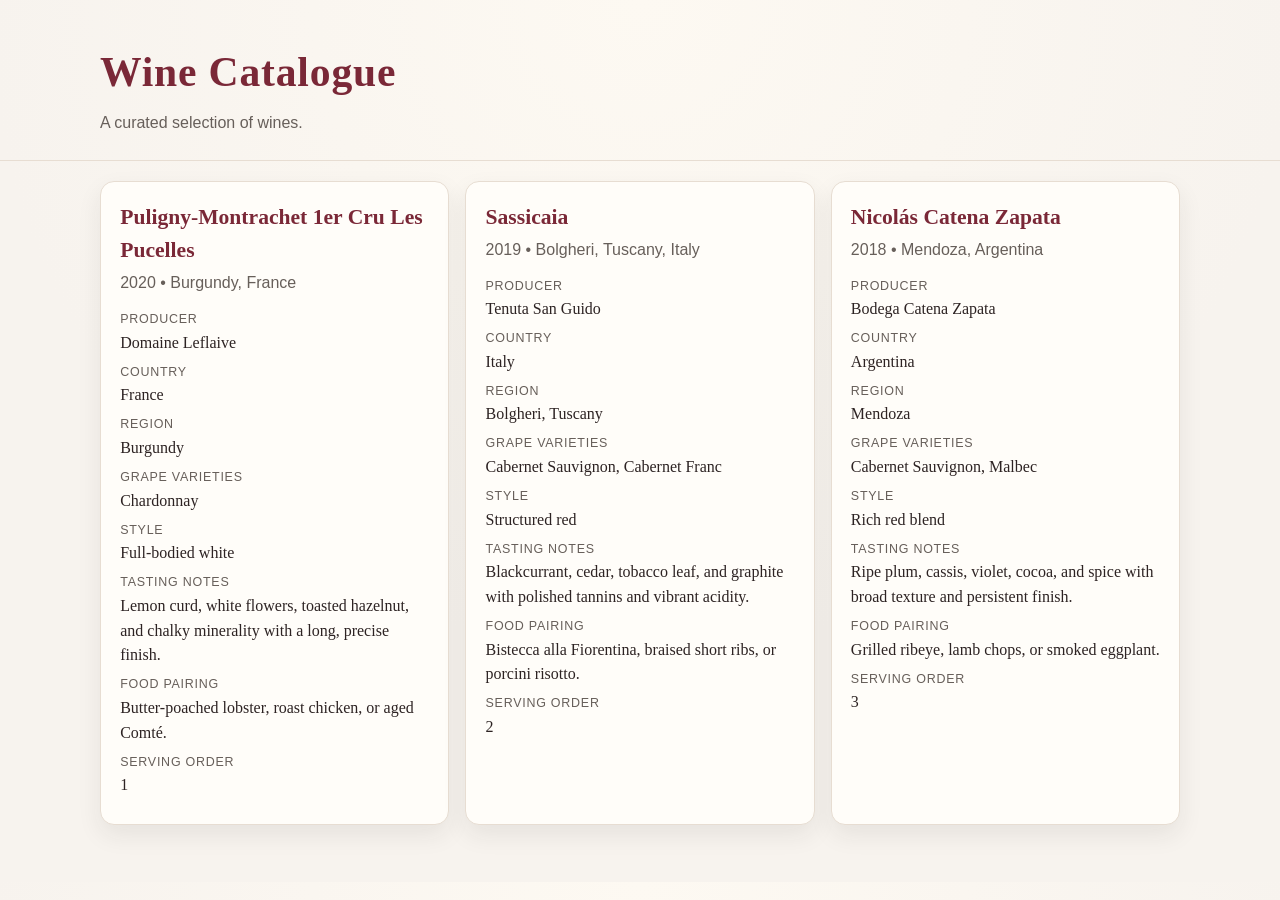
<file: index.html>
<!doctype html>
<html lang="en">
  <head>
    <meta charset="UTF-8" />
    <meta name="viewport" content="width=device-width, initial-scale=1.0" />
    <title>Wine Catalogue</title>
    <link rel="stylesheet" href="style.css" />
  </head>
  <body>
    <header class="site-header">
      <div class="wrap">
        <h1>Wine Catalogue</h1>
        <p class="subtitle">A curated selection of wines.</p>
      </div>
    </header>

    <main class="wrap">
      <section aria-live="polite" id="catalogue" class="catalogue-grid"></section>
    </main>
　
    <template id="wine-card-template">
      <article class="wine-card">
        <h2 class="wine-title"></h2>
        <p class="wine-meta"></p>
        <dl class="wine-details">
          <div><dt>Producer</dt><dd data-field="producer"></dd></div>
          <div><dt>Country</dt><dd data-field="country"></dd></div>
          <div><dt>Region</dt><dd data-field="region"></dd></div>
          <div><dt>Grape varieties</dt><dd data-field="grapeVarieties"></dd></div>
          <div><dt>Style</dt><dd data-field="style"></dd></div>
          <div><dt>Tasting notes</dt><dd data-field="tastingNotes"></dd></div>
          <div><dt>Food pairing</dt><dd data-field="foodPairing"></dd></div>
          <div><dt>Serving order</dt><dd data-field="servingOrder"></dd></div>
        </dl>
      </article>
    </template>

    <script src="script.js" defer></script>
  </body>
</html>
</file>
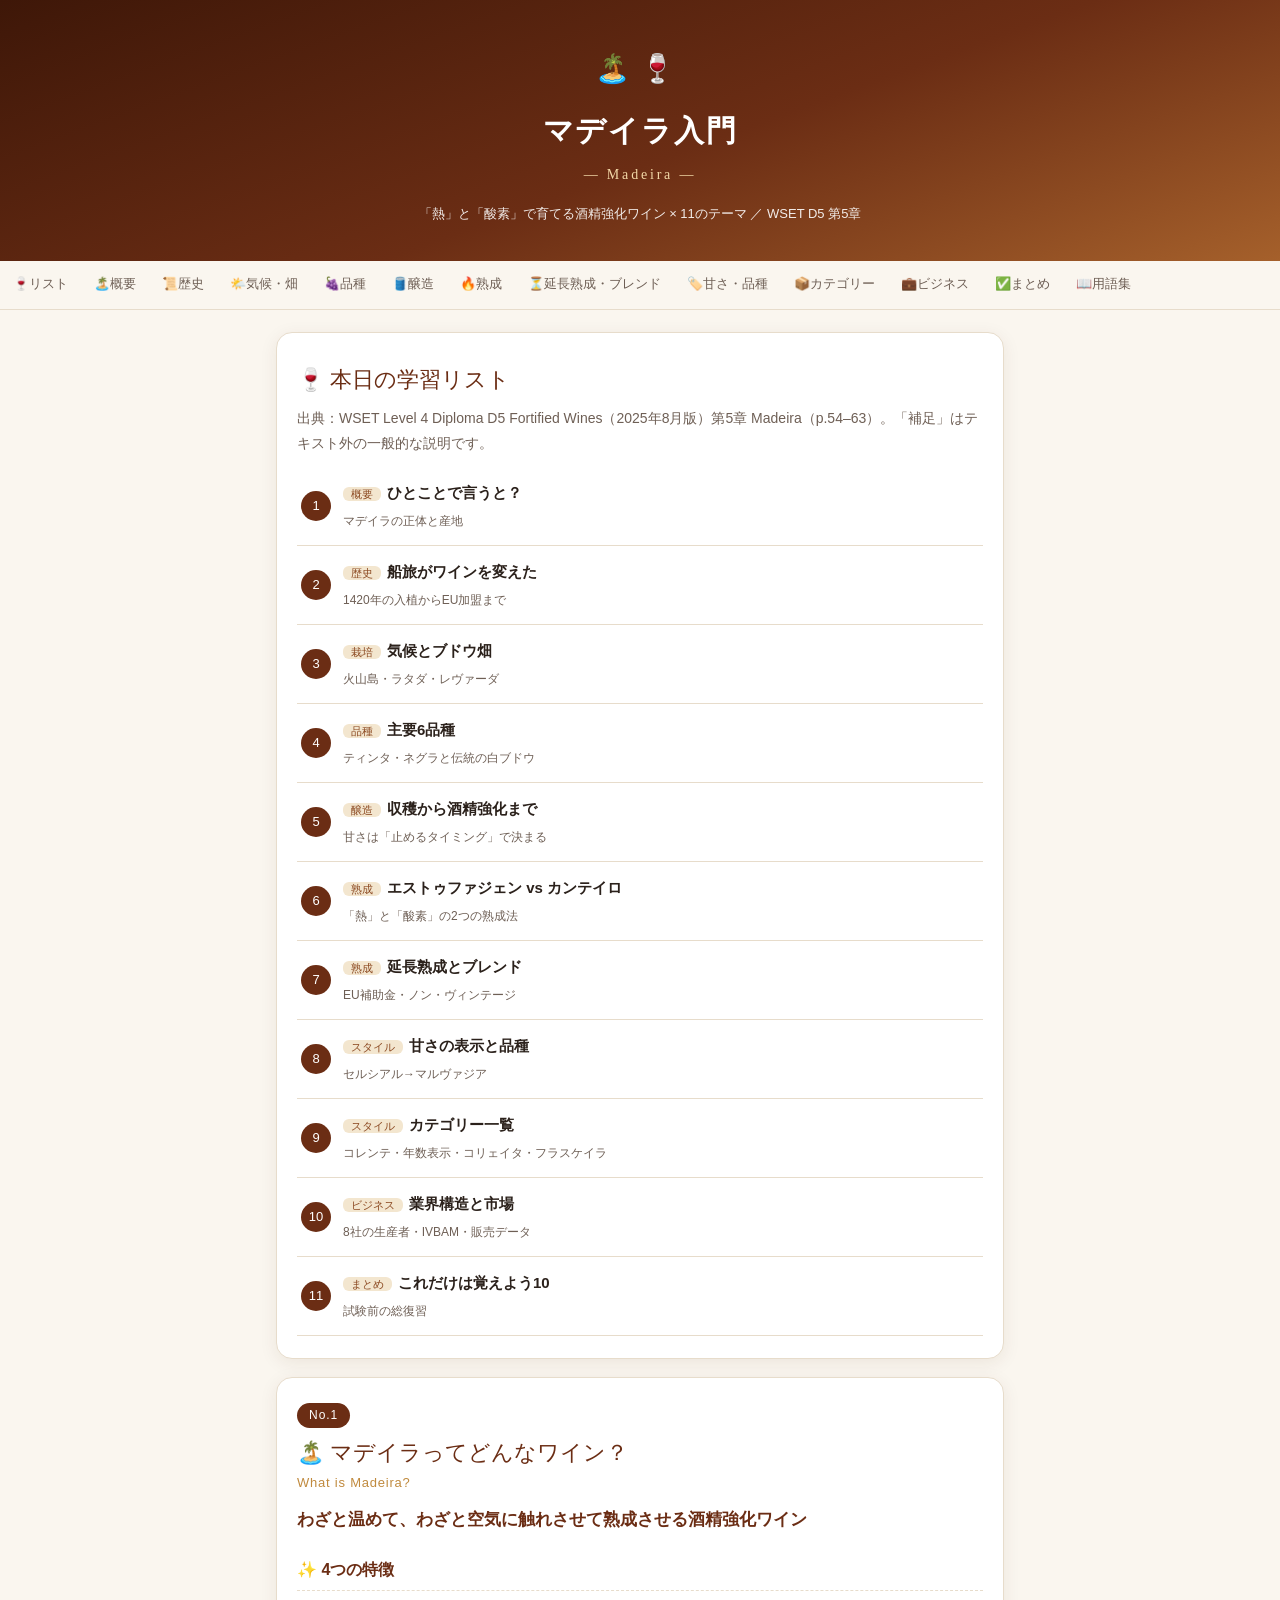
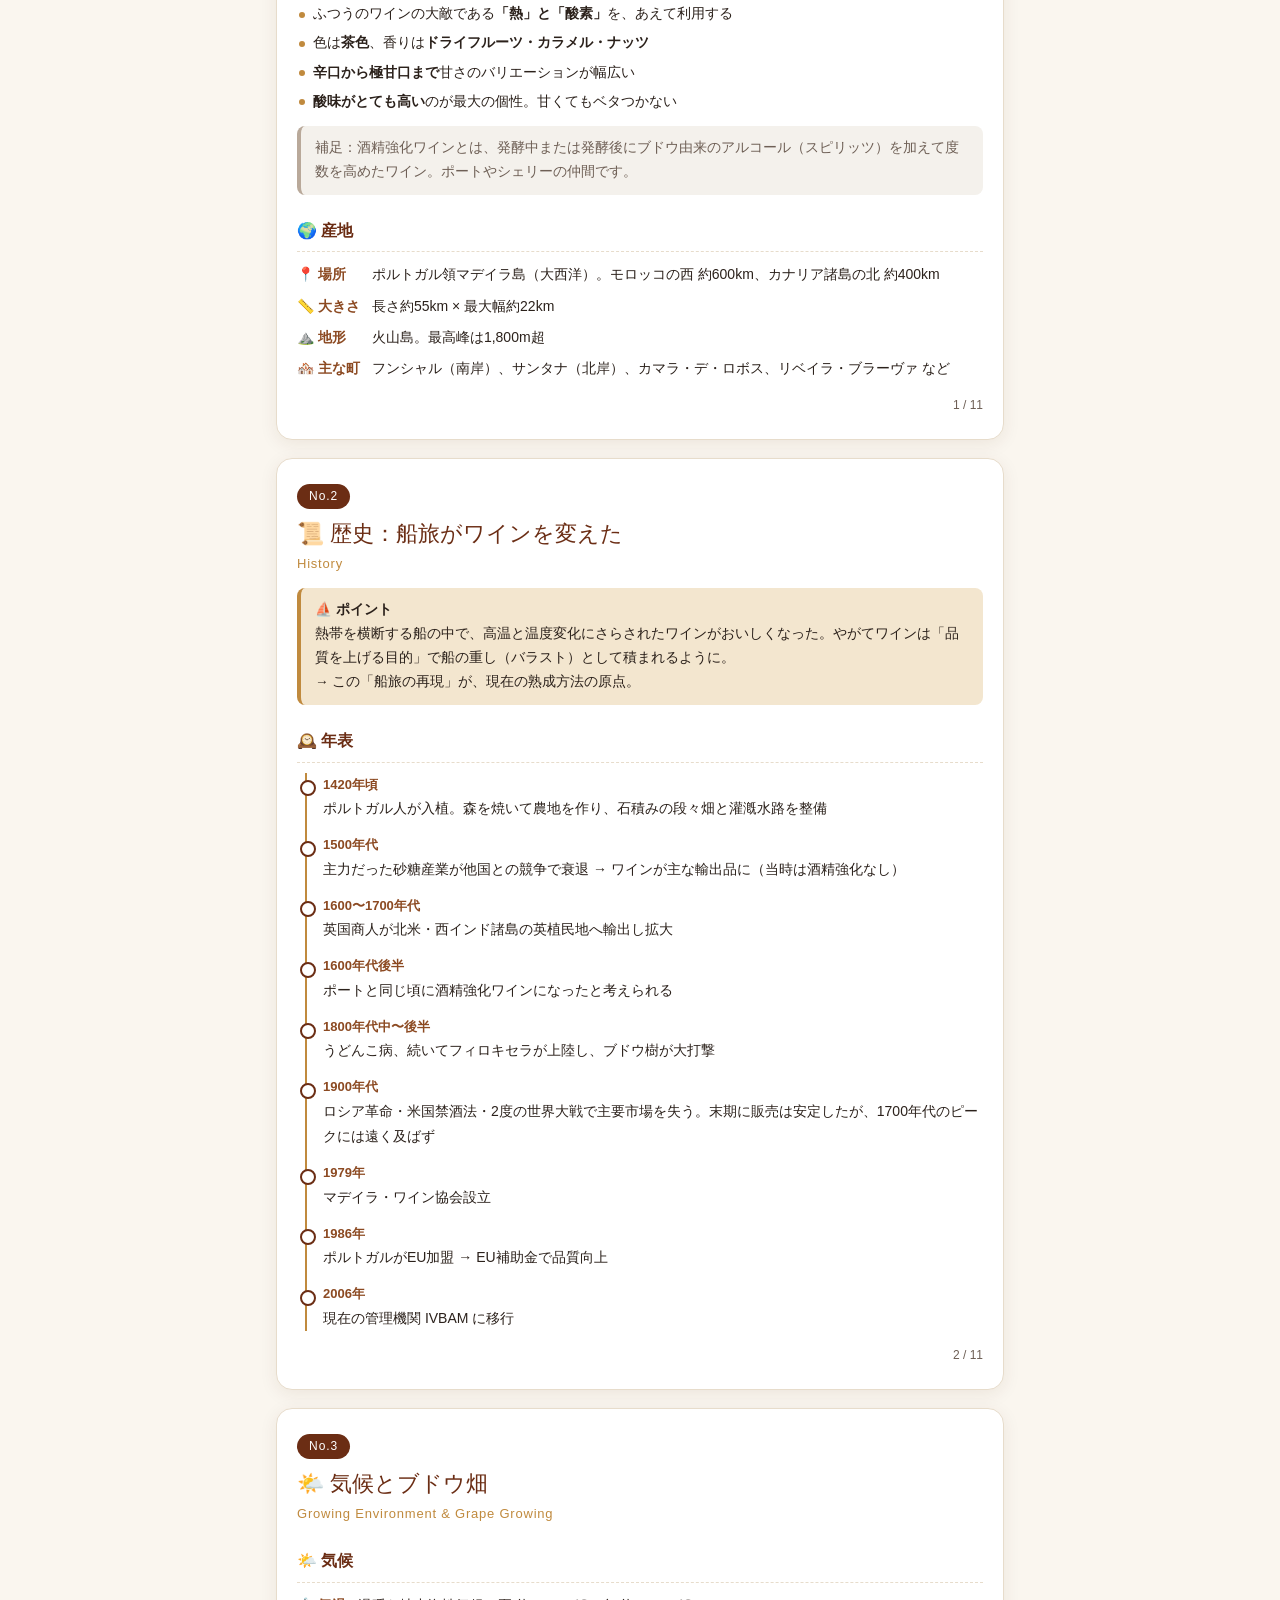
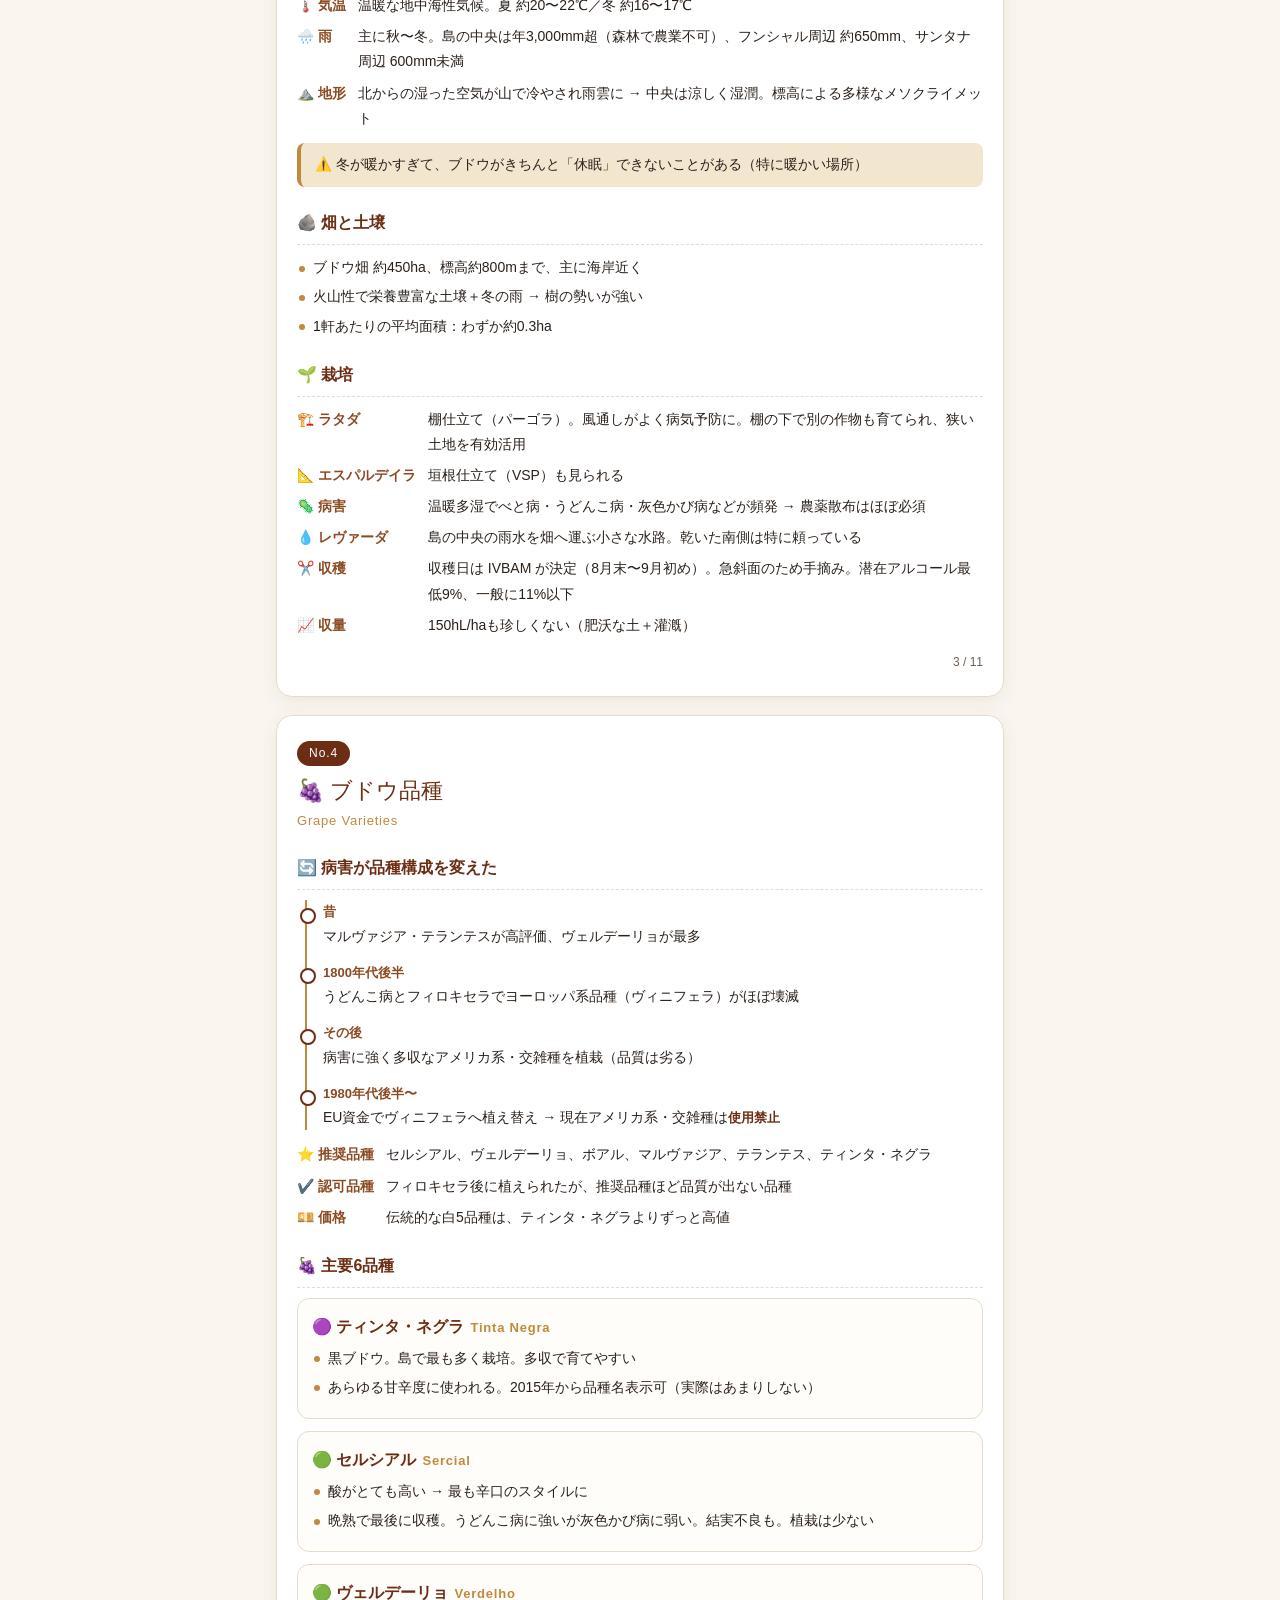
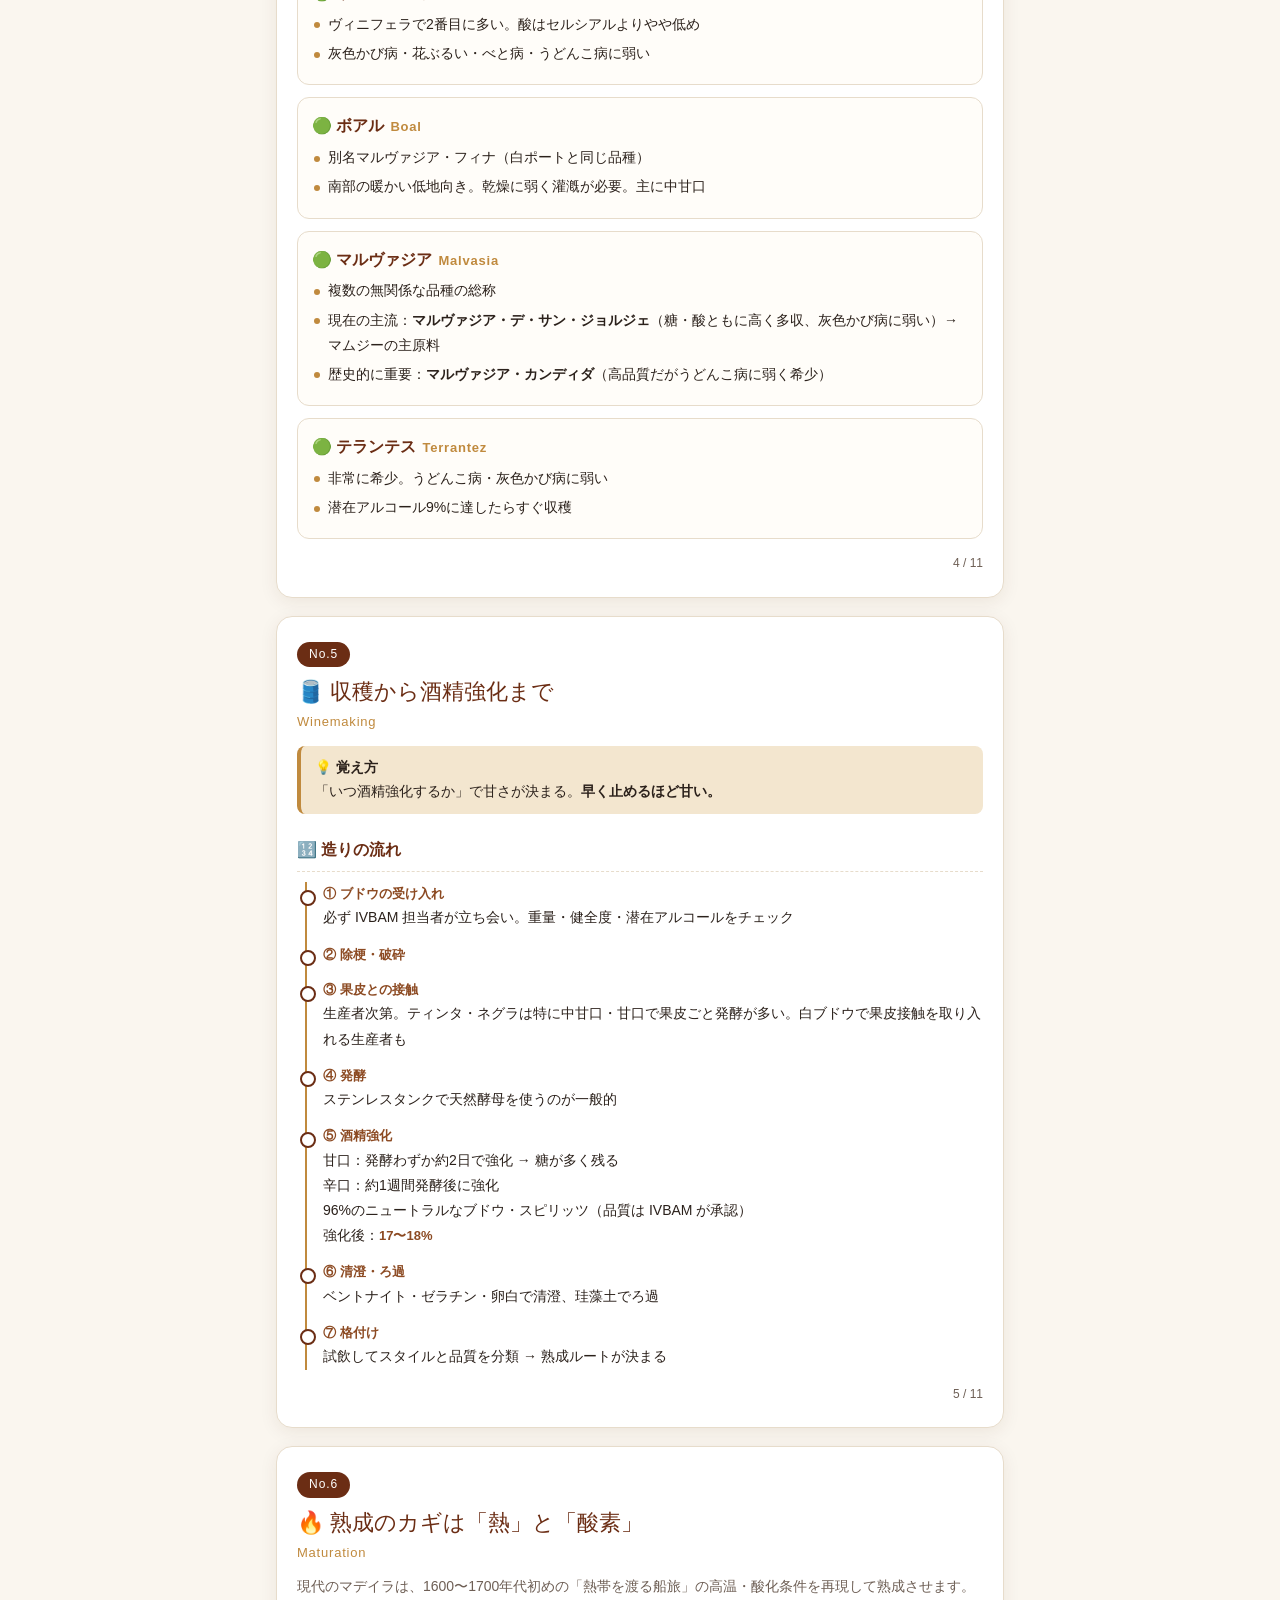
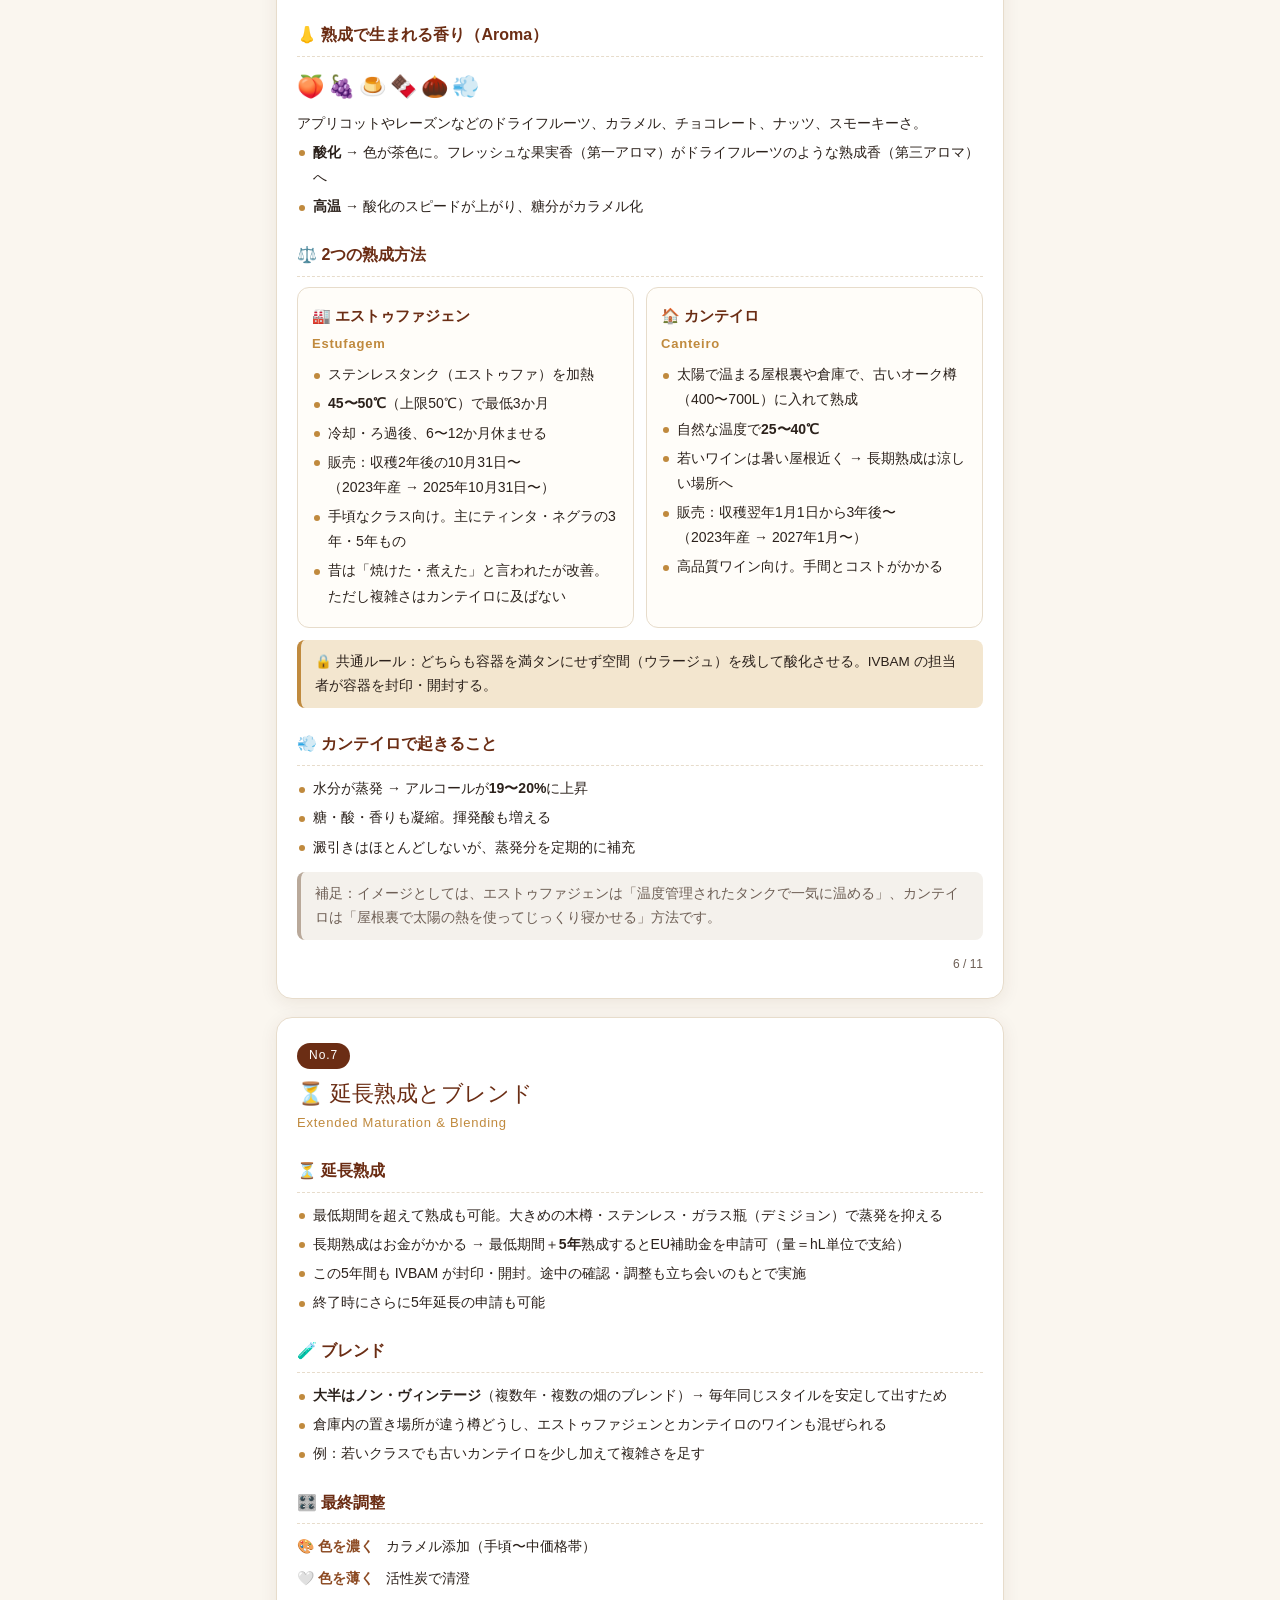
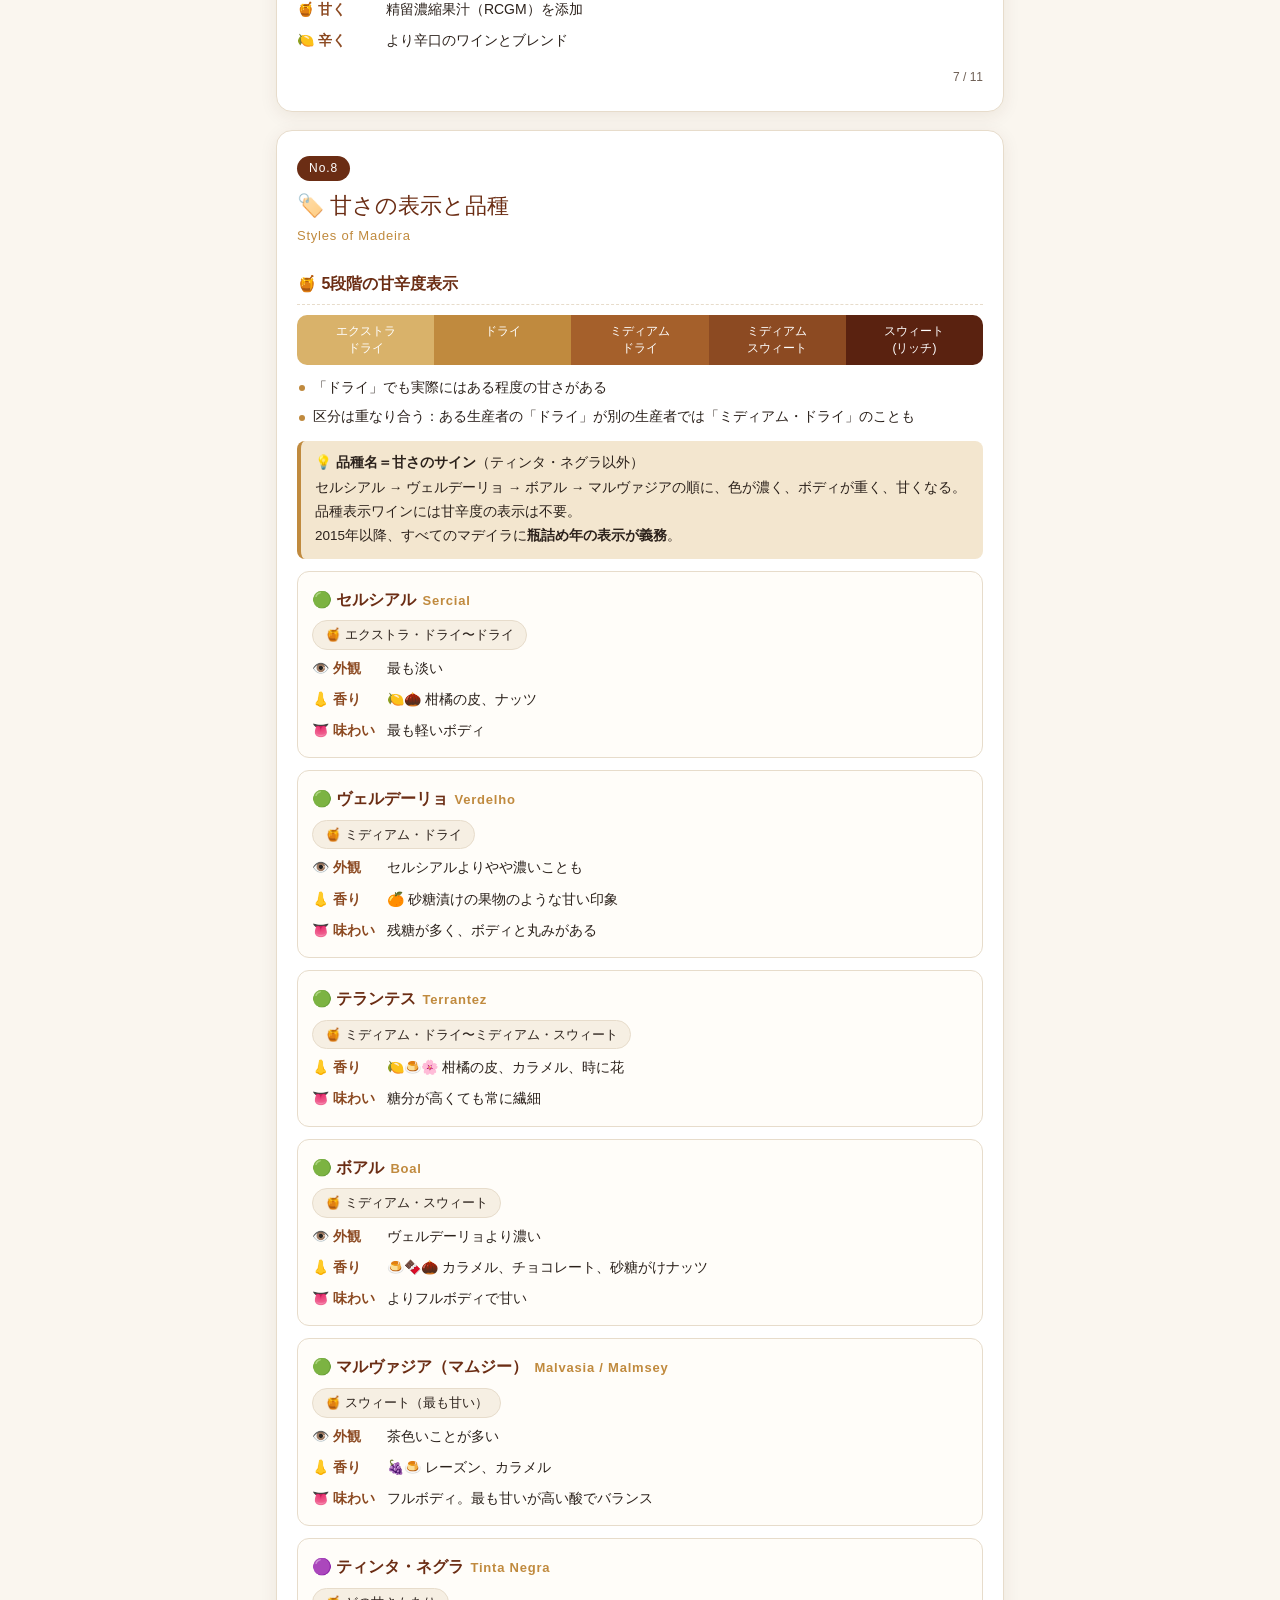
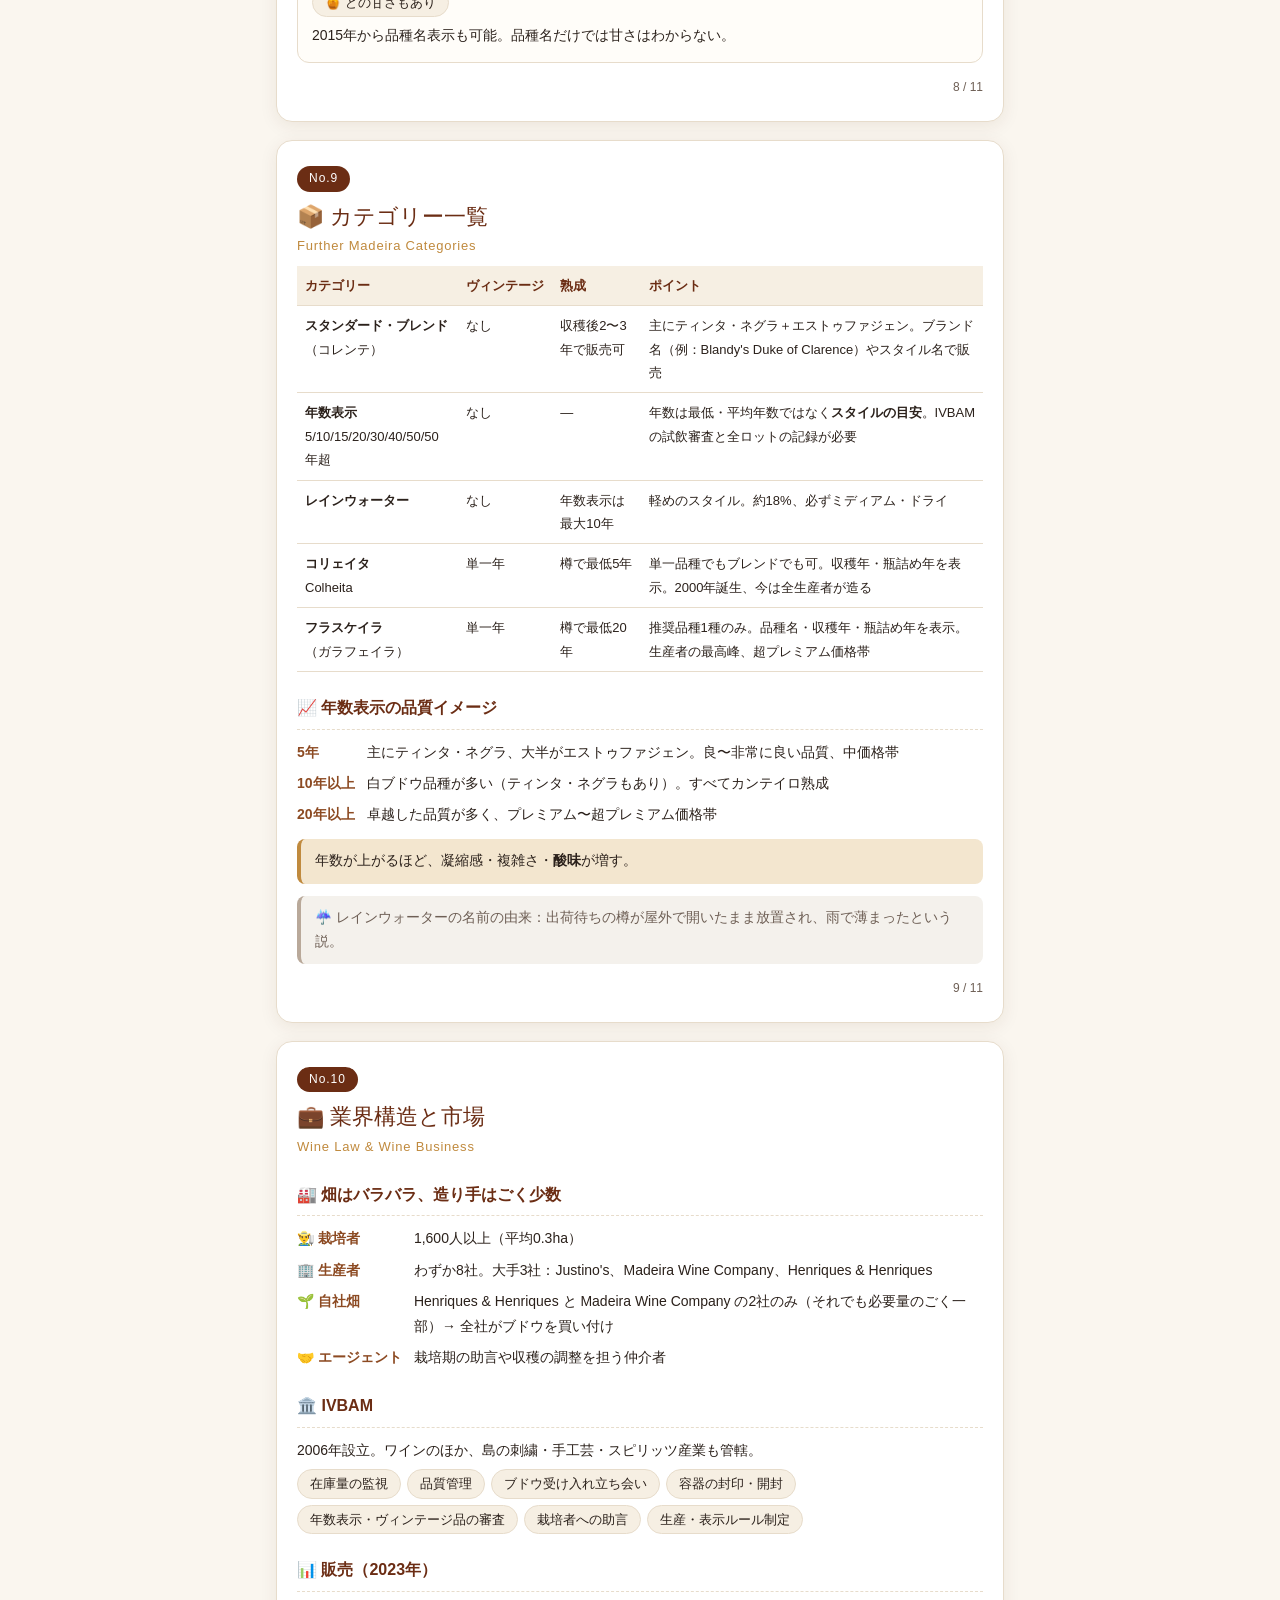
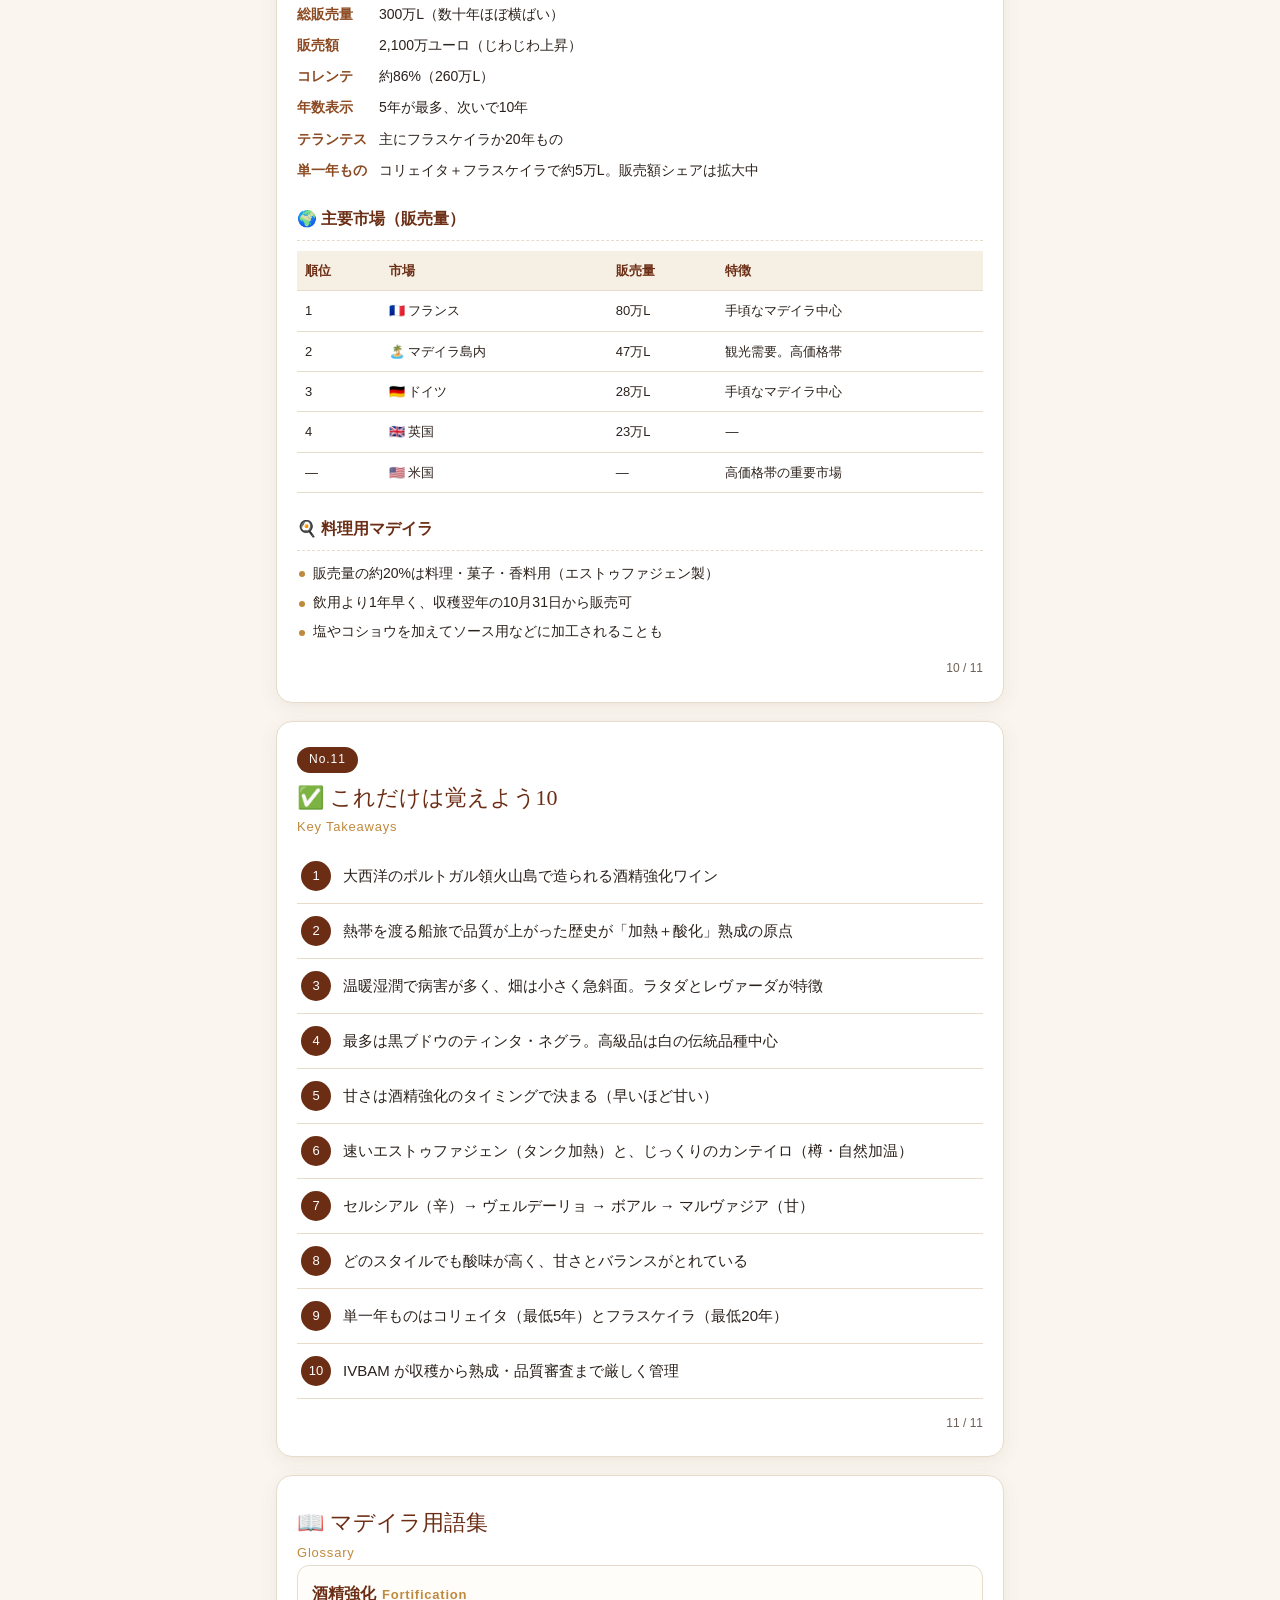
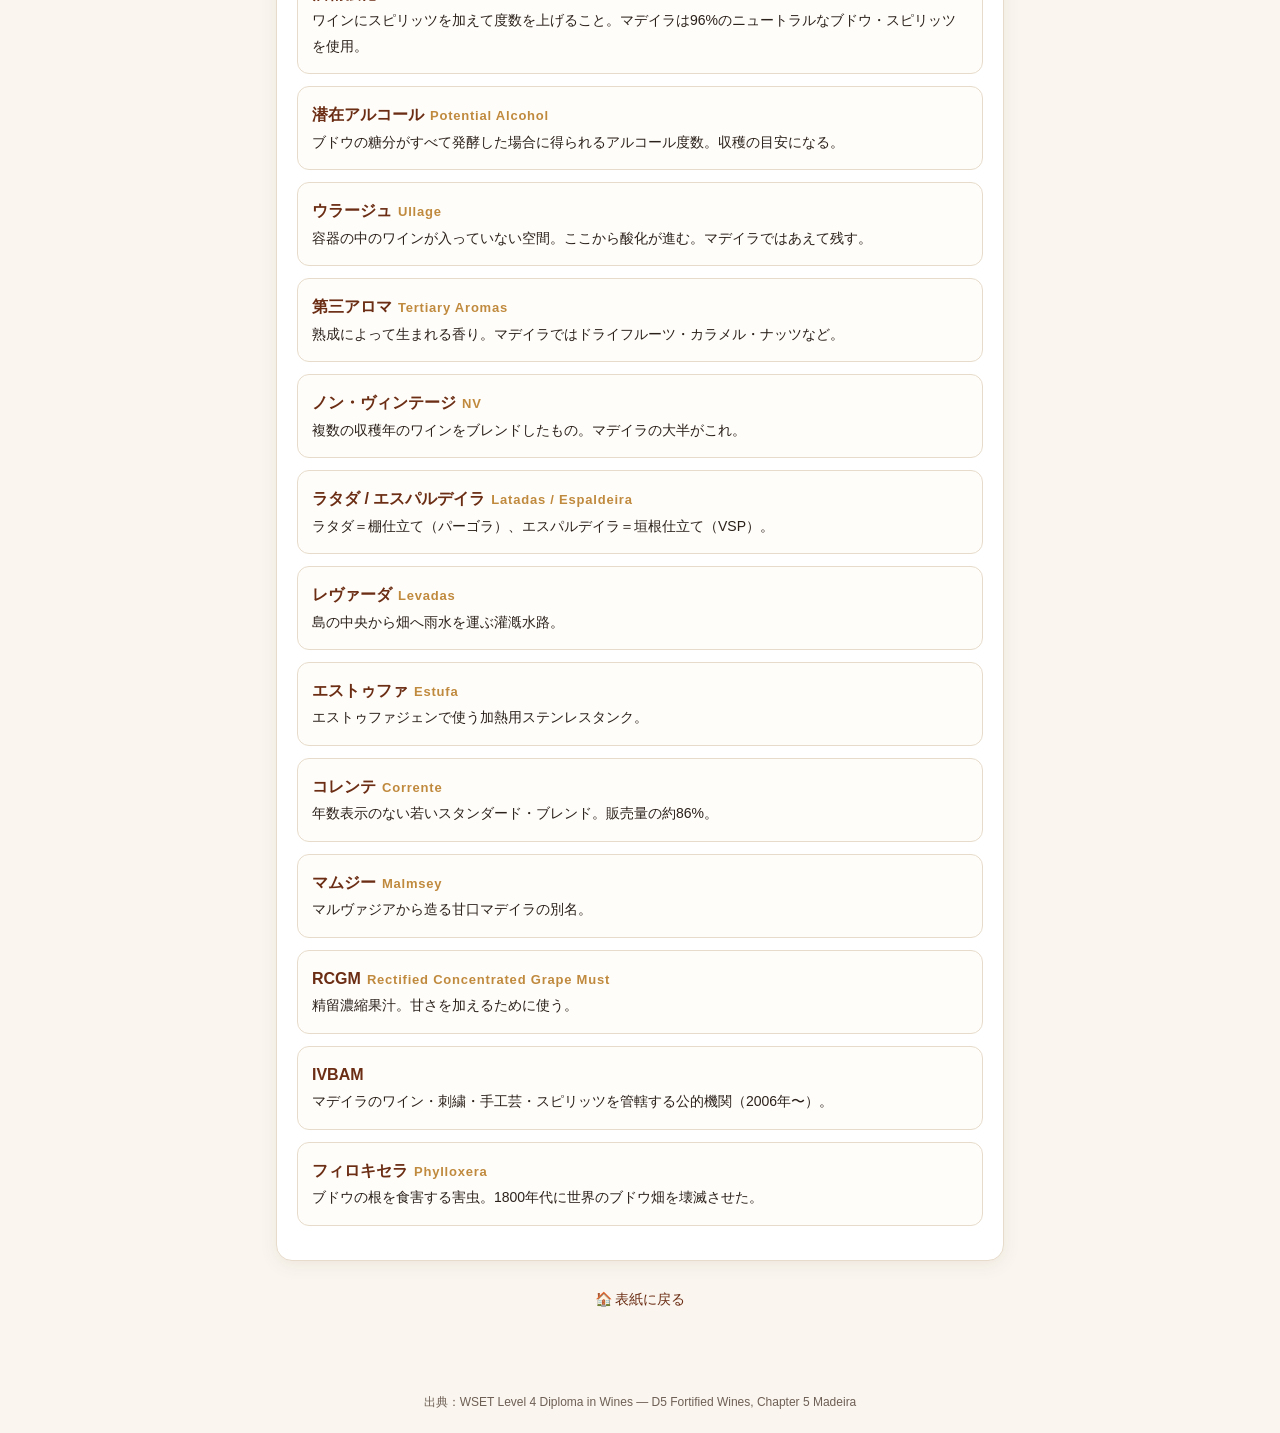
<file: Madeira_初心者向け解説.html>
<!DOCTYPE html>
<html lang="ja">
<head>
<meta charset="UTF-8">
<meta name="viewport" content="width=device-width, initial-scale=1.0">
<title>マデイラ入門 — Madeira</title>
<style>
:root{
  --bg:#faf6ef; --card:#ffffff; --ink:#2b211b; --sub:#6e5f55;
  --main:#6b2d14; --main2:#8c4a22; --gold:#c08a3e; --gold-l:#f3e6cf;
  --line:#e7dccb; --chip:#f6efe3; --shadow:0 4px 18px rgba(80,40,10,.08);
}
*{box-sizing:border-box;margin:0;padding:0}
html{scroll-behavior:smooth}
body{font-family:"Hiragino Kaku Gothic ProN","Noto Sans JP","Yu Gothic",Meiryo,sans-serif;background:var(--bg);color:var(--ink);line-height:1.8;font-size:15px}
.serif{font-family:"Hiragino Mincho ProN","Yu Mincho","Noto Serif JP",serif}
a{color:var(--main2)}
/* header */
header.hero{background:linear-gradient(160deg,#3e1708 0%,#6b2d14 55%,#a5602b 100%);color:#fff;text-align:center;padding:44px 20px 36px}
.hero .emo{font-size:28px;letter-spacing:10px}
.hero h1{font-size:30px;margin:10px 0 4px;letter-spacing:.06em}
.hero .tag{color:#f3d9a8;font-size:14px;letter-spacing:.2em}
.hero .lead{margin-top:14px;font-size:13px;opacity:.9}
/* nav */
nav.tabs{position:sticky;top:0;z-index:10;background:rgba(250,246,239,.96);backdrop-filter:blur(6px);border-bottom:1px solid var(--line);overflow-x:auto;white-space:nowrap;-webkit-overflow-scrolling:touch}
nav.tabs a{display:inline-block;padding:11px 13px;font-size:13px;color:var(--sub);text-decoration:none;border-bottom:3px solid transparent}
nav.tabs a.on{color:var(--main);border-bottom-color:var(--gold);font-weight:700}
main{max-width:760px;margin:0 auto;padding:22px 16px 60px}
.page{scroll-margin-top:52px}
@keyframes fade{from{opacity:0;transform:translateY(6px)}to{opacity:1;transform:none}}
/* cards */
.card{background:var(--card);border-radius:16px;box-shadow:var(--shadow);padding:22px 20px;margin-bottom:18px;border:1px solid var(--line)}
.no{display:inline-block;font-size:12px;color:#fff;background:var(--main);border-radius:999px;padding:2px 12px;letter-spacing:.08em}
.ttl{font-size:22px;color:var(--main);margin:10px 0 2px;line-height:1.4}
.en{font-size:13px;color:var(--gold);letter-spacing:.06em}
.intro{margin-top:10px;color:var(--sub);font-size:14px}
h3.sec{font-size:16px;color:var(--main);margin:22px 0 10px;padding-bottom:6px;border-bottom:1px dashed var(--line)}
.kv{display:grid;grid-template-columns:auto 1fr;gap:6px 12px;font-size:14px}
.kv b{color:var(--main2);white-space:nowrap}
ul.dot{list-style:none;font-size:14px}
ul.dot li{position:relative;padding-left:16px;margin:4px 0}
ul.dot li::before{content:"";position:absolute;left:2px;top:.75em;width:6px;height:6px;border-radius:50%;background:var(--gold)}
.chips{display:flex;flex-wrap:wrap;gap:6px;margin:6px 0}
.chip{background:var(--chip);border:1px solid var(--line);border-radius:999px;padding:2px 12px;font-size:13px}
.note{background:var(--gold-l);border-left:4px solid var(--gold);border-radius:8px;padding:10px 14px;font-size:13.5px;margin:12px 0}
.note.sub{background:#f4f1ec;border-left-color:#b9a99a;color:var(--sub)}
.big{font-size:17px;font-weight:700;color:var(--main);line-height:1.6}
.emorow{font-size:22px;letter-spacing:4px;margin-bottom:4px}
.foot{text-align:right;font-size:12px;color:var(--sub);margin-top:14px}
/* tables */
.tw{overflow-x:auto;margin:8px 0}
table{border-collapse:collapse;width:100%;font-size:13px;min-width:520px}
th,td{border-bottom:1px solid var(--line);padding:8px 8px;text-align:left;vertical-align:top}
th{background:var(--chip);color:var(--main);font-weight:700;white-space:nowrap}
/* timeline */
.tl{border-left:2px solid var(--gold);margin-left:8px;padding-left:16px}
.tl div{position:relative;margin-bottom:12px;font-size:14px}
.tl div::before{content:"";position:absolute;left:-23px;top:.55em;width:12px;height:12px;border-radius:50%;background:#fff;border:2px solid var(--main)}
.tl b{color:var(--main2);display:block;font-size:13px}
/* list (index) */
.list a{display:flex;gap:12px;align-items:center;text-decoration:none;color:var(--ink);padding:12px 4px;border-bottom:1px solid var(--line)}
.list .n{flex:0 0 30px;height:30px;border-radius:50%;background:var(--main);color:#fff;display:flex;align-items:center;justify-content:center;font-size:13px}
.list .t{font-weight:700}
.list .d{font-size:12px;color:var(--sub)}
.badge{font-size:11px;border-radius:6px;padding:1px 8px;background:var(--gold-l);color:var(--main2);margin-right:6px}
/* compare */
.vs{display:grid;grid-template-columns:1fr 1fr;gap:12px}
.vs .box{border:1px solid var(--line);border-radius:12px;padding:14px;background:#fffdf9}
.vs .box h4{color:var(--main);font-size:15px;margin-bottom:6px}
/* sweetness scale */
.scale{display:flex;border-radius:10px;overflow:hidden;margin:10px 0;font-size:12px;text-align:center;color:#fff}
.scale div{flex:1;padding:8px 2px;line-height:1.4}
/* variety mini-card */
.vc{border:1px solid var(--line);border-radius:12px;padding:14px;margin-bottom:12px;background:#fffdf9}
.vc h4{color:var(--main);font-size:16px}
.vc .en{margin-left:6px}
.pair{display:grid;grid-template-columns:1fr 1fr;gap:10px}
.pair div{background:var(--chip);border-radius:10px;padding:10px 12px;font-size:13px}
.pair b{display:block;color:var(--main2)}
.nav2{display:flex;justify-content:space-between;margin-top:8px}
.nav2 a{font-size:13px;text-decoration:none;background:#fff;border:1px solid var(--line);border-radius:999px;padding:6px 14px;color:var(--main)}
.home{display:block;text-align:center;margin:26px auto 0;font-size:14px;text-decoration:none;color:var(--main)}
footer{text-align:center;font-size:12px;color:var(--sub);padding:20px}
@media(max-width:560px){.vs,.pair{grid-template-columns:1fr}.ttl{font-size:20px}.hero h1{font-size:26px}}
</style>
</head>
<body>
<header class="hero" id="top">
  <div class="emo">🏝️🍷</div>
  <h1 class="serif">マデイラ入門</h1>
  <div class="tag serif">— Madeira —</div>
  <div class="lead">「熱」と「酸素」で育てる酒精強化ワイン × 11のテーマ ／ WSET D5 第5章</div>
</header>
<nav class="tabs" id="tabs"></nav>
<main>
<!-- 目次 -->
<section class="page" id="winelist" data-tab="🍷リスト">
  <div class="card">
    <div class="ttl serif">🍷 本日の学習リスト</div>
    <div class="intro">出典：WSET Level 4 Diploma D5 Fortified Wines（2025年8月版）第5章 Madeira（p.54–63）。「補足」はテキスト外の一般的な説明です。</div>
    <div class="list" style="margin-top:10px">
      <a href="#w1"><span class="n">1</span><span><span class="badge">概要</span><span class="t">ひとことで言うと？</span><br><span class="d">マデイラの正体と産地</span></span></a>
      <a href="#w2"><span class="n">2</span><span><span class="badge">歴史</span><span class="t">船旅がワインを変えた</span><br><span class="d">1420年の入植からEU加盟まで</span></span></a>
      <a href="#w3"><span class="n">3</span><span><span class="badge">栽培</span><span class="t">気候とブドウ畑</span><br><span class="d">火山島・ラタダ・レヴァーダ</span></span></a>
      <a href="#w4"><span class="n">4</span><span><span class="badge">品種</span><span class="t">主要6品種</span><br><span class="d">ティンタ・ネグラと伝統の白ブドウ</span></span></a>
      <a href="#w5"><span class="n">5</span><span><span class="badge">醸造</span><span class="t">収穫から酒精強化まで</span><br><span class="d">甘さは「止めるタイミング」で決まる</span></span></a>
      <a href="#w6"><span class="n">6</span><span><span class="badge">熟成</span><span class="t">エストゥファジェン vs カンテイロ</span><br><span class="d">「熱」と「酸素」の2つの熟成法</span></span></a>
      <a href="#w7"><span class="n">7</span><span><span class="badge">熟成</span><span class="t">延長熟成とブレンド</span><br><span class="d">EU補助金・ノン・ヴィンテージ</span></span></a>
      <a href="#w8"><span class="n">8</span><span><span class="badge">スタイル</span><span class="t">甘さの表示と品種</span><br><span class="d">セルシアル→マルヴァジア</span></span></a>
      <a href="#w9"><span class="n">9</span><span><span class="badge">スタイル</span><span class="t">カテゴリー一覧</span><br><span class="d">コレンテ・年数表示・コリェイタ・フラスケイラ</span></span></a>
      <a href="#w10"><span class="n">10</span><span><span class="badge">ビジネス</span><span class="t">業界構造と市場</span><br><span class="d">8社の生産者・IVBAM・販売データ</span></span></a>
      <a href="#w11"><span class="n">11</span><span><span class="badge">まとめ</span><span class="t">これだけは覚えよう10</span><br><span class="d">試験前の総復習</span></span></a>
    </div>
  </div>
</section>

<!-- 1 概要 -->
<section class="page" id="w1" data-tab="🏝️概要">
  <div class="card">
    <span class="no">No.1</span>
    <div class="ttl serif">🏝️ マデイラってどんなワイン？</div>
    <div class="en">What is Madeira?</div>
    <p class="big" style="margin-top:12px">わざと温めて、わざと空気に触れさせて熟成させる酒精強化ワイン</p>
    <h3 class="sec">✨ 4つの特徴</h3>
    <ul class="dot">
      <li>ふつうのワインの大敵である<b>「熱」と「酸素」</b>を、あえて利用する</li>
      <li>色は<b>茶色</b>、香りは<b>ドライフルーツ・カラメル・ナッツ</b></li>
      <li><b>辛口から極甘口まで</b>甘さのバリエーションが幅広い</li>
      <li><b>酸味がとても高い</b>のが最大の個性。甘くてもベタつかない</li>
    </ul>
    <div class="note sub">補足：酒精強化ワインとは、発酵中または発酵後にブドウ由来のアルコール（スピリッツ）を加えて度数を高めたワイン。ポートやシェリーの仲間です。</div>
    <h3 class="sec">🌍 産地</h3>
    <div class="kv">
      <b>📍 場所</b><span>ポルトガル領マデイラ島（大西洋）。モロッコの西 約600km、カナリア諸島の北 約400km</span>
      <b>📏 大きさ</b><span>長さ約55km × 最大幅約22km</span>
      <b>⛰️ 地形</b><span>火山島。最高峰は1,800m超</span>
      <b>🏘️ 主な町</b><span>フンシャル（南岸）、サンタナ（北岸）、カマラ・デ・ロボス、リベイラ・ブラーヴァ など</span>
    </div>
    <div class="foot">1 / 11</div>
  </div>
</section>

<!-- 2 歴史 -->
<section class="page" id="w2" data-tab="📜歴史">
  <div class="card">
    <span class="no">No.2</span>
    <div class="ttl serif">📜 歴史：船旅がワインを変えた</div>
    <div class="en">History</div>
    <div class="note"><b>⛵ ポイント</b><br>熱帯を横断する船の中で、高温と温度変化にさらされたワインがおいしくなった。やがてワインは「品質を上げる目的」で船の重し（バラスト）として積まれるように。<br>→ この「船旅の再現」が、現在の熟成方法の原点。</div>
    <h3 class="sec">🕰️ 年表</h3>
    <div class="tl">
      <div><b>1420年頃</b>ポルトガル人が入植。森を焼いて農地を作り、石積みの段々畑と灌漑水路を整備</div>
      <div><b>1500年代</b>主力だった砂糖産業が他国との競争で衰退 → ワインが主な輸出品に（当時は酒精強化なし）</div>
      <div><b>1600〜1700年代</b>英国商人が北米・西インド諸島の英植民地へ輸出し拡大</div>
      <div><b>1600年代後半</b>ポートと同じ頃に酒精強化ワインになったと考えられる</div>
      <div><b>1800年代中〜後半</b>うどんこ病、続いてフィロキセラが上陸し、ブドウ樹が大打撃</div>
      <div><b>1900年代</b>ロシア革命・米国禁酒法・2度の世界大戦で主要市場を失う。末期に販売は安定したが、1700年代のピークには遠く及ばず</div>
      <div><b>1979年</b>マデイラ・ワイン協会設立</div>
      <div><b>1986年</b>ポルトガルがEU加盟 → EU補助金で品質向上</div>
      <div><b>2006年</b>現在の管理機関 IVBAM に移行</div>
    </div>
    <div class="foot">2 / 11</div>
  </div>
</section>

<!-- 3 栽培 -->
<section class="page" id="w3" data-tab="🌤️気候・畑">
  <div class="card">
    <span class="no">No.3</span>
    <div class="ttl serif">🌤️ 気候とブドウ畑</div>
    <div class="en">Growing Environment & Grape Growing</div>
    <h3 class="sec">🌤️ 気候</h3>
    <div class="kv">
      <b>🌡️ 気温</b><span>温暖な地中海性気候。夏 約20〜22℃／冬 約16〜17℃</span>
      <b>🌧️ 雨</b><span>主に秋〜冬。島の中央は年3,000mm超（森林で農業不可）、フンシャル周辺 約650mm、サンタナ周辺 600mm未満</span>
      <b>⛰️ 地形</b><span>北からの湿った空気が山で冷やされ雨雲に → 中央は涼しく湿潤。標高による多様なメソクライメット</span>
    </div>
    <div class="note">⚠️ 冬が暖かすぎて、ブドウがきちんと「休眠」できないことがある（特に暖かい場所）</div>
    <h3 class="sec">🪨 畑と土壌</h3>
    <ul class="dot">
      <li>ブドウ畑 約450ha、標高約800mまで、主に海岸近く</li>
      <li>火山性で栄養豊富な土壌＋冬の雨 → 樹の勢いが強い</li>
      <li>1軒あたりの平均面積：わずか約0.3ha</li>
    </ul>
    <h3 class="sec">🌱 栽培</h3>
    <div class="kv">
      <b>🏗️ ラタダ</b><span>棚仕立て（パーゴラ）。風通しがよく病気予防に。棚の下で別の作物も育てられ、狭い土地を有効活用</span>
      <b>📐 エスパルデイラ</b><span>垣根仕立て（VSP）も見られる</span>
      <b>🦠 病害</b><span>温暖多湿でべと病・うどんこ病・灰色かび病などが頻発 → 農薬散布はほぼ必須</span>
      <b>💧 レヴァーダ</b><span>島の中央の雨水を畑へ運ぶ小さな水路。乾いた南側は特に頼っている</span>
      <b>✂️ 収穫</b><span>収穫日は IVBAM が決定（8月末〜9月初め）。急斜面のため手摘み。潜在アルコール最低9%、一般に11%以下</span>
      <b>📈 収量</b><span>150hL/haも珍しくない（肥沃な土＋灌漑）</span>
    </div>
    <div class="foot">3 / 11</div>
  </div>
</section>
<!-- 4 品種 -->
<section class="page" id="w4" data-tab="🍇品種">
  <div class="card">
    <span class="no">No.4</span>
    <div class="ttl serif">🍇 ブドウ品種</div>
    <div class="en">Grape Varieties</div>
    <h3 class="sec">🔄 病害が品種構成を変えた</h3>
    <div class="tl">
      <div><b>昔</b>マルヴァジア・テランテスが高評価、ヴェルデーリョが最多</div>
      <div><b>1800年代後半</b>うどんこ病とフィロキセラでヨーロッパ系品種（ヴィニフェラ）がほぼ壊滅</div>
      <div><b>その後</b>病害に強く多収なアメリカ系・交雑種を植栽（品質は劣る）</div>
      <div><b>1980年代後半〜</b>EU資金でヴィニフェラへ植え替え → 現在アメリカ系・交雑種は<b style="display:inline;color:var(--main)">使用禁止</b></div>
    </div>
    <div class="kv">
      <b>⭐ 推奨品種</b><span>セルシアル、ヴェルデーリョ、ボアル、マルヴァジア、テランテス、ティンタ・ネグラ</span>
      <b>✔️ 認可品種</b><span>フィロキセラ後に植えられたが、推奨品種ほど品質が出ない品種</span>
      <b>💴 価格</b><span>伝統的な白5品種は、ティンタ・ネグラよりずっと高値</span>
    </div>
    <h3 class="sec">🍇 主要6品種</h3>
    <div class="vc"><h4>🟣 ティンタ・ネグラ<span class="en">Tinta Negra</span></h4><ul class="dot"><li>黒ブドウ。島で最も多く栽培。多収で育てやすい</li><li>あらゆる甘辛度に使われる。2015年から品種名表示可（実際はあまりしない）</li></ul></div>
    <div class="vc"><h4>🟢 セルシアル<span class="en">Sercial</span></h4><ul class="dot"><li>酸がとても高い → 最も辛口のスタイルに</li><li>晩熟で最後に収穫。うどんこ病に強いが灰色かび病に弱い。結実不良も。植栽は少ない</li></ul></div>
    <div class="vc"><h4>🟢 ヴェルデーリョ<span class="en">Verdelho</span></h4><ul class="dot"><li>ヴィニフェラで2番目に多い。酸はセルシアルよりやや低め</li><li>灰色かび病・花ぶるい・べと病・うどんこ病に弱い</li></ul></div>
    <div class="vc"><h4>🟢 ボアル<span class="en">Boal</span></h4><ul class="dot"><li>別名マルヴァジア・フィナ（白ポートと同じ品種）</li><li>南部の暖かい低地向き。乾燥に弱く灌漑が必要。主に中甘口</li></ul></div>
    <div class="vc"><h4>🟢 マルヴァジア<span class="en">Malvasia</span></h4><ul class="dot"><li>複数の無関係な品種の総称</li><li>現在の主流：<b>マルヴァジア・デ・サン・ジョルジェ</b>（糖・酸ともに高く多収、灰色かび病に弱い）→ マムジーの主原料</li><li>歴史的に重要：<b>マルヴァジア・カンディダ</b>（高品質だがうどんこ病に弱く希少）</li></ul></div>
    <div class="vc"><h4>🟢 テランテス<span class="en">Terrantez</span></h4><ul class="dot"><li>非常に希少。うどんこ病・灰色かび病に弱い</li><li>潜在アルコール9%に達したらすぐ収穫</li></ul></div>
    <div class="foot">4 / 11</div>
  </div>
</section>

<!-- 5 醸造 -->
<section class="page" id="w5" data-tab="🛢️醸造">
  <div class="card">
    <span class="no">No.5</span>
    <div class="ttl serif">🛢️ 収穫から酒精強化まで</div>
    <div class="en">Winemaking</div>
    <div class="note"><b>💡 覚え方</b><br>「いつ酒精強化するか」で甘さが決まる。<b>早く止めるほど甘い。</b></div>
    <h3 class="sec">🔢 造りの流れ</h3>
    <div class="tl">
      <div><b>① ブドウの受け入れ</b>必ず IVBAM 担当者が立ち会い。重量・健全度・潜在アルコールをチェック</div>
      <div><b>② 除梗・破砕</b></div>
      <div><b>③ 果皮との接触</b>生産者次第。ティンタ・ネグラは特に中甘口・甘口で果皮ごと発酵が多い。白ブドウで果皮接触を取り入れる生産者も</div>
      <div><b>④ 発酵</b>ステンレスタンクで天然酵母を使うのが一般的</div>
      <div><b>⑤ 酒精強化</b>甘口：発酵わずか約2日で強化 → 糖が多く残る<br>辛口：約1週間発酵後に強化<br>96%のニュートラルなブドウ・スピリッツ（品質は IVBAM が承認）<br>強化後：<b style="display:inline">17〜18%</b></div>
      <div><b>⑥ 清澄・ろ過</b>ベントナイト・ゼラチン・卵白で清澄、珪藻土でろ過</div>
      <div><b>⑦ 格付け</b>試飲してスタイルと品質を分類 → 熟成ルートが決まる</div>
    </div>
    <div class="foot">5 / 11</div>
  </div>
</section>

<!-- 6 熟成 -->
<section class="page" id="w6" data-tab="🔥熟成">
  <div class="card">
    <span class="no">No.6</span>
    <div class="ttl serif">🔥 熟成のカギは「熱」と「酸素」</div>
    <div class="en">Maturation</div>
    <p class="intro">現代のマデイラは、1600〜1700年代初めの「熱帯を渡る船旅」の高温・酸化条件を再現して熟成させます。</p>
    <h3 class="sec">👃 熟成で生まれる香り（Aroma）</h3>
    <div class="emorow">🍑🍇🍮🍫🌰💨</div>
    <p style="font-size:14px">アプリコットやレーズンなどのドライフルーツ、カラメル、チョコレート、ナッツ、スモーキーさ。</p>
    <ul class="dot">
      <li><b>酸化</b> → 色が茶色に。フレッシュな果実香（第一アロマ）がドライフルーツのような熟成香（第三アロマ）へ</li>
      <li><b>高温</b> → 酸化のスピードが上がり、糖分がカラメル化</li>
    </ul>
    <h3 class="sec">⚖️ 2つの熟成方法</h3>
    <div class="vs">
      <div class="box"><h4>🏭 エストゥファジェン<br><span class="en">Estufagem</span></h4>
        <ul class="dot">
          <li>ステンレスタンク（エストゥファ）を加熱</li>
          <li><b>45〜50℃</b>（上限50℃）で最低3か月</li>
          <li>冷却・ろ過後、6〜12か月休ませる</li>
          <li>販売：収穫2年後の10月31日〜<br>（2023年産 → 2025年10月31日〜）</li>
          <li>手頃なクラス向け。主にティンタ・ネグラの3年・5年もの</li>
          <li>昔は「焼けた・煮えた」と言われたが改善。ただし複雑さはカンテイロに及ばない</li>
        </ul></div>
      <div class="box"><h4>🏠 カンテイロ<br><span class="en">Canteiro</span></h4>
        <ul class="dot">
          <li>太陽で温まる屋根裏や倉庫で、古いオーク樽（400〜700L）に入れて熟成</li>
          <li>自然な温度で<b>25〜40℃</b></li>
          <li>若いワインは暑い屋根近く → 長期熟成は涼しい場所へ</li>
          <li>販売：収穫翌年1月1日から3年後〜<br>（2023年産 → 2027年1月〜）</li>
          <li>高品質ワイン向け。手間とコストがかかる</li>
        </ul></div>
    </div>
    <div class="note">🔒 共通ルール：どちらも容器を満タンにせず空間（ウラージュ）を残して酸化させる。IVBAM の担当者が容器を封印・開封する。</div>
    <h3 class="sec">💨 カンテイロで起きること</h3>
    <ul class="dot">
      <li>水分が蒸発 → アルコールが<b>19〜20%</b>に上昇</li>
      <li>糖・酸・香りも凝縮。揮発酸も増える</li>
      <li>澱引きはほとんどしないが、蒸発分を定期的に補充</li>
    </ul>
    <div class="note sub">補足：イメージとしては、エストゥファジェンは「温度管理されたタンクで一気に温める」、カンテイロは「屋根裏で太陽の熱を使ってじっくり寝かせる」方法です。</div>
    <div class="foot">6 / 11</div>
  </div>
</section>

<!-- 7 延長熟成・ブレンド -->
<section class="page" id="w7" data-tab="⏳延長熟成・ブレンド">
  <div class="card">
    <span class="no">No.7</span>
    <div class="ttl serif">⏳ 延長熟成とブレンド</div>
    <div class="en">Extended Maturation & Blending</div>
    <h3 class="sec">⏳ 延長熟成</h3>
    <ul class="dot">
      <li>最低期間を超えて熟成も可能。大きめの木樽・ステンレス・ガラス瓶（デミジョン）で蒸発を抑える</li>
      <li>長期熟成はお金がかかる → 最低期間＋<b>5年</b>熟成するとEU補助金を申請可（量＝hL単位で支給）</li>
      <li>この5年間も IVBAM が封印・開封。途中の確認・調整も立ち会いのもとで実施</li>
      <li>終了時にさらに5年延長の申請も可能</li>
    </ul>
    <h3 class="sec">🧪 ブレンド</h3>
    <ul class="dot">
      <li><b>大半はノン・ヴィンテージ</b>（複数年・複数の畑のブレンド）→ 毎年同じスタイルを安定して出すため</li>
      <li>倉庫内の置き場所が違う樽どうし、エストゥファジェンとカンテイロのワインも混ぜられる</li>
      <li>例：若いクラスでも古いカンテイロを少し加えて複雑さを足す</li>
    </ul>
    <h3 class="sec">🎛️ 最終調整</h3>
    <div class="kv">
      <b>🎨 色を濃く</b><span>カラメル添加（手頃〜中価格帯）</span>
      <b>🤍 色を薄く</b><span>活性炭で清澄</span>
      <b>🍯 甘く</b><span>精留濃縮果汁（RCGM）を添加</span>
      <b>🍋 辛く</b><span>より辛口のワインとブレンド</span>
    </div>
    <div class="foot">7 / 11</div>
  </div>
</section>
<!-- 8 スタイル -->
<section class="page" id="w8" data-tab="🏷️甘さ・品種">
  <div class="card">
    <span class="no">No.8</span>
    <div class="ttl serif">🏷️ 甘さの表示と品種</div>
    <div class="en">Styles of Madeira</div>
    <h3 class="sec">🍯 5段階の甘辛度表示</h3>
    <div class="scale">
      <div style="background:#d9b26a">エクストラ<br>ドライ</div>
      <div style="background:#c08a3e">ドライ</div>
      <div style="background:#a5602b">ミディアム<br>ドライ</div>
      <div style="background:#8c4a22">ミディアム<br>スウィート</div>
      <div style="background:#5a2210">スウィート<br>(リッチ)</div>
    </div>
    <ul class="dot">
      <li>「ドライ」でも実際にはある程度の甘さがある</li>
      <li>区分は重なり合う：ある生産者の「ドライ」が別の生産者では「ミディアム・ドライ」のことも</li>
    </ul>
    <div class="note"><b>💡 品種名＝甘さのサイン</b>（ティンタ・ネグラ以外）<br>セルシアル → ヴェルデーリョ → ボアル → マルヴァジアの順に、色が濃く、ボディが重く、甘くなる。品種表示ワインには甘辛度の表示は不要。<br>2015年以降、すべてのマデイラに<b>瓶詰め年の表示が義務</b>。</div>

    <div class="vc"><h4>🟢 セルシアル<span class="en">Sercial</span></h4>
      <div class="chips"><span class="chip">🍯 エクストラ・ドライ〜ドライ</span></div>
      <div class="kv"><b>👁️ 外観</b><span>最も淡い</span><b>👃 香り</b><span>🍋🌰 柑橘の皮、ナッツ</span><b>👅 味わい</b><span>最も軽いボディ</span></div></div>
    <div class="vc"><h4>🟢 ヴェルデーリョ<span class="en">Verdelho</span></h4>
      <div class="chips"><span class="chip">🍯 ミディアム・ドライ</span></div>
      <div class="kv"><b>👁️ 外観</b><span>セルシアルよりやや濃いことも</span><b>👃 香り</b><span>🍊 砂糖漬けの果物のような甘い印象</span><b>👅 味わい</b><span>残糖が多く、ボディと丸みがある</span></div></div>
    <div class="vc"><h4>🟢 テランテス<span class="en">Terrantez</span></h4>
      <div class="chips"><span class="chip">🍯 ミディアム・ドライ〜ミディアム・スウィート</span></div>
      <div class="kv"><b>👃 香り</b><span>🍋🍮🌸 柑橘の皮、カラメル、時に花</span><b>👅 味わい</b><span>糖分が高くても常に繊細</span></div></div>
    <div class="vc"><h4>🟢 ボアル<span class="en">Boal</span></h4>
      <div class="chips"><span class="chip">🍯 ミディアム・スウィート</span></div>
      <div class="kv"><b>👁️ 外観</b><span>ヴェルデーリョより濃い</span><b>👃 香り</b><span>🍮🍫🌰 カラメル、チョコレート、砂糖がけナッツ</span><b>👅 味わい</b><span>よりフルボディで甘い</span></div></div>
    <div class="vc"><h4>🟢 マルヴァジア（マムジー）<span class="en">Malvasia / Malmsey</span></h4>
      <div class="chips"><span class="chip">🍯 スウィート（最も甘い）</span></div>
      <div class="kv"><b>👁️ 外観</b><span>茶色いことが多い</span><b>👃 香り</b><span>🍇🍮 レーズン、カラメル</span><b>👅 味わい</b><span>フルボディ。最も甘いが高い酸でバランス</span></div></div>
    <div class="vc"><h4>🟣 ティンタ・ネグラ<span class="en">Tinta Negra</span></h4>
      <div class="chips"><span class="chip">🍯 どの甘さもあり</span></div>
      <p style="font-size:14px">2015年から品種名表示も可能。品種名だけでは甘さはわからない。</p></div>
    <div class="foot">8 / 11</div>
  </div>
</section>

<!-- 9 カテゴリー -->
<section class="page" id="w9" data-tab="📦カテゴリー">
  <div class="card">
    <span class="no">No.9</span>
    <div class="ttl serif">📦 カテゴリー一覧</div>
    <div class="en">Further Madeira Categories</div>
    <div class="tw"><table>
      <tr><th>カテゴリー</th><th>ヴィンテージ</th><th>熟成</th><th>ポイント</th></tr>
      <tr><td><b>スタンダード・ブレンド</b><br>（コレンテ）</td><td>なし</td><td>収穫後2〜3年で販売可</td><td>主にティンタ・ネグラ＋エストゥファジェン。ブランド名（例：Blandy's Duke of Clarence）やスタイル名で販売</td></tr>
      <tr><td><b>年数表示</b><br>5/10/15/20/30/40/50/50年超</td><td>なし</td><td>―</td><td>年数は最低・平均年数ではなく<b>スタイルの目安</b>。IVBAM の試飲審査と全ロットの記録が必要</td></tr>
      <tr><td><b>レインウォーター</b></td><td>なし</td><td>年数表示は最大10年</td><td>軽めのスタイル。約18%、必ずミディアム・ドライ</td></tr>
      <tr><td><b>コリェイタ</b><br>Colheita</td><td>単一年</td><td>樽で最低5年</td><td>単一品種でもブレンドでも可。収穫年・瓶詰め年を表示。2000年誕生、今は全生産者が造る</td></tr>
      <tr><td><b>フラスケイラ</b><br>（ガラフェイラ）</td><td>単一年</td><td>樽で最低20年</td><td>推奨品種1種のみ。品種名・収穫年・瓶詰め年を表示。生産者の最高峰、超プレミアム価格帯</td></tr>
    </table></div>
    <h3 class="sec">📈 年数表示の品質イメージ</h3>
    <div class="kv">
      <b>5年</b><span>主にティンタ・ネグラ、大半がエストゥファジェン。良〜非常に良い品質、中価格帯</span>
      <b>10年以上</b><span>白ブドウ品種が多い（ティンタ・ネグラもあり）。すべてカンテイロ熟成</span>
      <b>20年以上</b><span>卓越した品質が多く、プレミアム〜超プレミアム価格帯</span>
    </div>
    <div class="note">年数が上がるほど、凝縮感・複雑さ・<b>酸味</b>が増す。</div>
    <div class="note sub">☔ レインウォーターの名前の由来：出荷待ちの樽が屋外で開いたまま放置され、雨で薄まったという説。</div>
    <div class="foot">9 / 11</div>
  </div>
</section>

<!-- 10 ビジネス -->
<section class="page" id="w10" data-tab="💼ビジネス">
  <div class="card">
    <span class="no">No.10</span>
    <div class="ttl serif">💼 業界構造と市場</div>
    <div class="en">Wine Law & Wine Business</div>
    <h3 class="sec">🏭 畑はバラバラ、造り手はごく少数</h3>
    <div class="kv">
      <b>👨‍🌾 栽培者</b><span>1,600人以上（平均0.3ha）</span>
      <b>🏢 生産者</b><span>わずか8社。大手3社：Justino's、Madeira Wine Company、Henriques &amp; Henriques</span>
      <b>🌱 自社畑</b><span>Henriques &amp; Henriques と Madeira Wine Company の2社のみ（それでも必要量のごく一部）→ 全社がブドウを買い付け</span>
      <b>🤝 エージェント</b><span>栽培期の助言や収穫の調整を担う仲介者</span>
    </div>
    <h3 class="sec">🏛️ IVBAM</h3>
    <p style="font-size:14px">2006年設立。ワインのほか、島の刺繍・手工芸・スピリッツ産業も管轄。</p>
    <div class="chips"><span class="chip">在庫量の監視</span><span class="chip">品質管理</span><span class="chip">ブドウ受け入れ立ち会い</span><span class="chip">容器の封印・開封</span><span class="chip">年数表示・ヴィンテージ品の審査</span><span class="chip">栽培者への助言</span><span class="chip">生産・表示ルール制定</span></div>
    <h3 class="sec">📊 販売（2023年）</h3>
    <div class="kv">
      <b>総販売量</b><span>300万L（数十年ほぼ横ばい）</span>
      <b>販売額</b><span>2,100万ユーロ（じわじわ上昇）</span>
      <b>コレンテ</b><span>約86%（260万L）</span>
      <b>年数表示</b><span>5年が最多、次いで10年</span>
      <b>テランテス</b><span>主にフラスケイラか20年もの</span>
      <b>単一年もの</b><span>コリェイタ＋フラスケイラで約5万L。販売額シェアは拡大中</span>
    </div>
    <h3 class="sec">🌍 主要市場（販売量）</h3>
    <div class="tw"><table>
      <tr><th>順位</th><th>市場</th><th>販売量</th><th>特徴</th></tr>
      <tr><td>1</td><td>🇫🇷 フランス</td><td>80万L</td><td>手頃なマデイラ中心</td></tr>
      <tr><td>2</td><td>🏝️ マデイラ島内</td><td>47万L</td><td>観光需要。高価格帯</td></tr>
      <tr><td>3</td><td>🇩🇪 ドイツ</td><td>28万L</td><td>手頃なマデイラ中心</td></tr>
      <tr><td>4</td><td>🇬🇧 英国</td><td>23万L</td><td>―</td></tr>
      <tr><td>―</td><td>🇺🇸 米国</td><td>―</td><td>高価格帯の重要市場</td></tr>
    </table></div>
    <h3 class="sec">🍳 料理用マデイラ</h3>
    <ul class="dot">
      <li>販売量の約20%は料理・菓子・香料用（エストゥファジェン製）</li>
      <li>飲用より1年早く、収穫翌年の10月31日から販売可</li>
      <li>塩やコショウを加えてソース用などに加工されることも</li>
    </ul>
    <div class="foot">10 / 11</div>
  </div>
</section>

<!-- 11 まとめ -->
<section class="page" id="w11" data-tab="✅まとめ">
  <div class="card">
    <span class="no">No.11</span>
    <div class="ttl serif">✅ これだけは覚えよう10</div>
    <div class="en">Key Takeaways</div>
    <div class="list" style="margin-top:10px">
      <a><span class="n">1</span><span>大西洋のポルトガル領火山島で造られる酒精強化ワイン</span></a>
      <a><span class="n">2</span><span>熱帯を渡る船旅で品質が上がった歴史が「加熱＋酸化」熟成の原点</span></a>
      <a><span class="n">3</span><span>温暖湿潤で病害が多く、畑は小さく急斜面。ラタダとレヴァーダが特徴</span></a>
      <a><span class="n">4</span><span>最多は黒ブドウのティンタ・ネグラ。高級品は白の伝統品種中心</span></a>
      <a><span class="n">5</span><span>甘さは酒精強化のタイミングで決まる（早いほど甘い）</span></a>
      <a><span class="n">6</span><span>速いエストゥファジェン（タンク加熱）と、じっくりのカンテイロ（樽・自然加温）</span></a>
      <a><span class="n">7</span><span>セルシアル（辛）→ ヴェルデーリョ → ボアル → マルヴァジア（甘）</span></a>
      <a><span class="n">8</span><span>どのスタイルでも酸味が高く、甘さとバランスがとれている</span></a>
      <a><span class="n">9</span><span>単一年ものはコリェイタ（最低5年）とフラスケイラ（最低20年）</span></a>
      <a><span class="n">10</span><span>IVBAM が収穫から熟成・品質審査まで厳しく管理</span></a>
    </div>
    <div class="foot">11 / 11</div>
  </div>
</section>

<!-- 用語集 -->
<section class="page" id="tips" data-tab="📖用語集">
  <div class="card">
    <div class="ttl serif">📖 マデイラ用語集</div>
    <div class="en">Glossary</div>
    <div class="vc"><h4>酒精強化<span class="en">Fortification</span></h4><p style="font-size:14px">ワインにスピリッツを加えて度数を上げること。マデイラは96%のニュートラルなブドウ・スピリッツを使用。</p></div>
    <div class="vc"><h4>潜在アルコール<span class="en">Potential Alcohol</span></h4><p style="font-size:14px">ブドウの糖分がすべて発酵した場合に得られるアルコール度数。収穫の目安になる。</p></div>
    <div class="vc"><h4>ウラージュ<span class="en">Ullage</span></h4><p style="font-size:14px">容器の中のワインが入っていない空間。ここから酸化が進む。マデイラではあえて残す。</p></div>
    <div class="vc"><h4>第三アロマ<span class="en">Tertiary Aromas</span></h4><p style="font-size:14px">熟成によって生まれる香り。マデイラではドライフルーツ・カラメル・ナッツなど。</p></div>
    <div class="vc"><h4>ノン・ヴィンテージ<span class="en">NV</span></h4><p style="font-size:14px">複数の収穫年のワインをブレンドしたもの。マデイラの大半がこれ。</p></div>
    <div class="vc"><h4>ラタダ / エスパルデイラ<span class="en">Latadas / Espaldeira</span></h4><p style="font-size:14px">ラタダ＝棚仕立て（パーゴラ）、エスパルデイラ＝垣根仕立て（VSP）。</p></div>
    <div class="vc"><h4>レヴァーダ<span class="en">Levadas</span></h4><p style="font-size:14px">島の中央から畑へ雨水を運ぶ灌漑水路。</p></div>
    <div class="vc"><h4>エストゥファ<span class="en">Estufa</span></h4><p style="font-size:14px">エストゥファジェンで使う加熱用ステンレスタンク。</p></div>
    <div class="vc"><h4>コレンテ<span class="en">Corrente</span></h4><p style="font-size:14px">年数表示のない若いスタンダード・ブレンド。販売量の約86%。</p></div>
    <div class="vc"><h4>マムジー<span class="en">Malmsey</span></h4><p style="font-size:14px">マルヴァジアから造る甘口マデイラの別名。</p></div>
    <div class="vc"><h4>RCGM<span class="en">Rectified Concentrated Grape Must</span></h4><p style="font-size:14px">精留濃縮果汁。甘さを加えるために使う。</p></div>
    <div class="vc"><h4>IVBAM</h4><p style="font-size:14px">マデイラのワイン・刺繍・手工芸・スピリッツを管轄する公的機関（2006年〜）。</p></div>
    <div class="vc"><h4>フィロキセラ<span class="en">Phylloxera</span></h4><p style="font-size:14px">ブドウの根を食害する害虫。1800年代に世界のブドウ畑を壊滅させた。</p></div>
  </div>
</section>

<a class="home" href="#top">🏠 表紙に戻る</a>
</main>
<footer>出典：WSET Level 4 Diploma in Wines — D5 Fortified Wines, Chapter 5 Madeira</footer>
<script>
(function(){
  var pages=[].slice.call(document.querySelectorAll('.page'));
  var tabs=document.getElementById('tabs');
  pages.forEach(function(p){var a=document.createElement('a');a.href='#'+p.id;a.textContent=p.dataset.tab;tabs.appendChild(a);});
  var links=[].slice.call(tabs.children);
  function onScroll(){
    var y=window.scrollY+80, idx=-1;
    pages.forEach(function(p,i){if(p.offsetTop<=y)idx=i;});
    links.forEach(function(a,i){var on=i===idx;if(on&&!a.classList.contains('on')&&a.scrollIntoView)tabs.scrollTo({left:a.offsetLeft-tabs.clientWidth/2+a.clientWidth/2,behavior:'smooth'});a.classList.toggle('on',on);});
  }
  window.addEventListener('scroll',onScroll,{passive:true}); onScroll();
})();
</script>
</body>
</html>
</file>
<file: style.css>
:root {
  --bg: #f7f3ee;
  --paper: #fffdf9;
  --text: #2d2323;
  --muted: #675f5a;
  --accent: #7a2837;
  --border: #e7ddd2;
  --shadow: 0 10px 24px rgba(44, 35, 35, 0.08);
}

* {
  box-sizing: border-box;
}

body {
  margin: 0;
  font-family: "Georgia", "Times New Roman", serif;
  background: radial-gradient(circle at top, #fdf9f2 0%, var(--bg) 60%);
  color: var(--text);
  line-height: 1.55;
}

.wrap {
  width: min(1080px, calc(100% - 2rem));
  margin: 0 auto;
}

.site-header {
  padding: 2.5rem 0 1.5rem;
  border-bottom: 1px solid var(--border);
  margin-bottom: 1.25rem;
}

h1 {
  margin: 0;
  letter-spacing: 0.02em;
  font-size: clamp(1.9rem, 3.4vw, 2.6rem);
  color: var(--accent);
}

.subtitle {
  margin: 0.4rem 0 0;
  color: var(--muted);
  font-family: "Helvetica Neue", Arial, sans-serif;
}

.catalogue-grid {
  display: grid;
  grid-template-columns: repeat(auto-fit, minmax(260px, 1fr));
  gap: 1rem;
  padding-bottom: 2rem;
}

.wine-card {
  background: var(--paper);
  border: 1px solid var(--border);
  border-radius: 14px;
  padding: 1rem;
  box-shadow: var(--shadow);
}

.wine-title {
  margin: 0;
  color: var(--accent);
  font-size: 1.35rem;
}

.wine-meta {
  margin: 0.2rem 0 0.9rem;
  color: var(--muted);
  font-family: "Helvetica Neue", Arial, sans-serif;
}

.wine-details {
  margin: 0;
}

.wine-details div {
  margin-bottom: 0.45rem;
}

.wine-details dt {
  font-family: "Helvetica Neue", Arial, sans-serif;
  font-size: 0.78rem;
  text-transform: uppercase;
  letter-spacing: 0.06em;
  color: var(--muted);
}

.wine-details dd {
  margin: 0.08rem 0 0;
}

.status {
  font-family: "Helvetica Neue", Arial, sans-serif;
  color: var(--muted);
  text-align: center;
  padding: 2rem;
}

@media (min-width: 768px) {
  .wine-card {
    padding: 1.2rem;
  }
}
</file>
